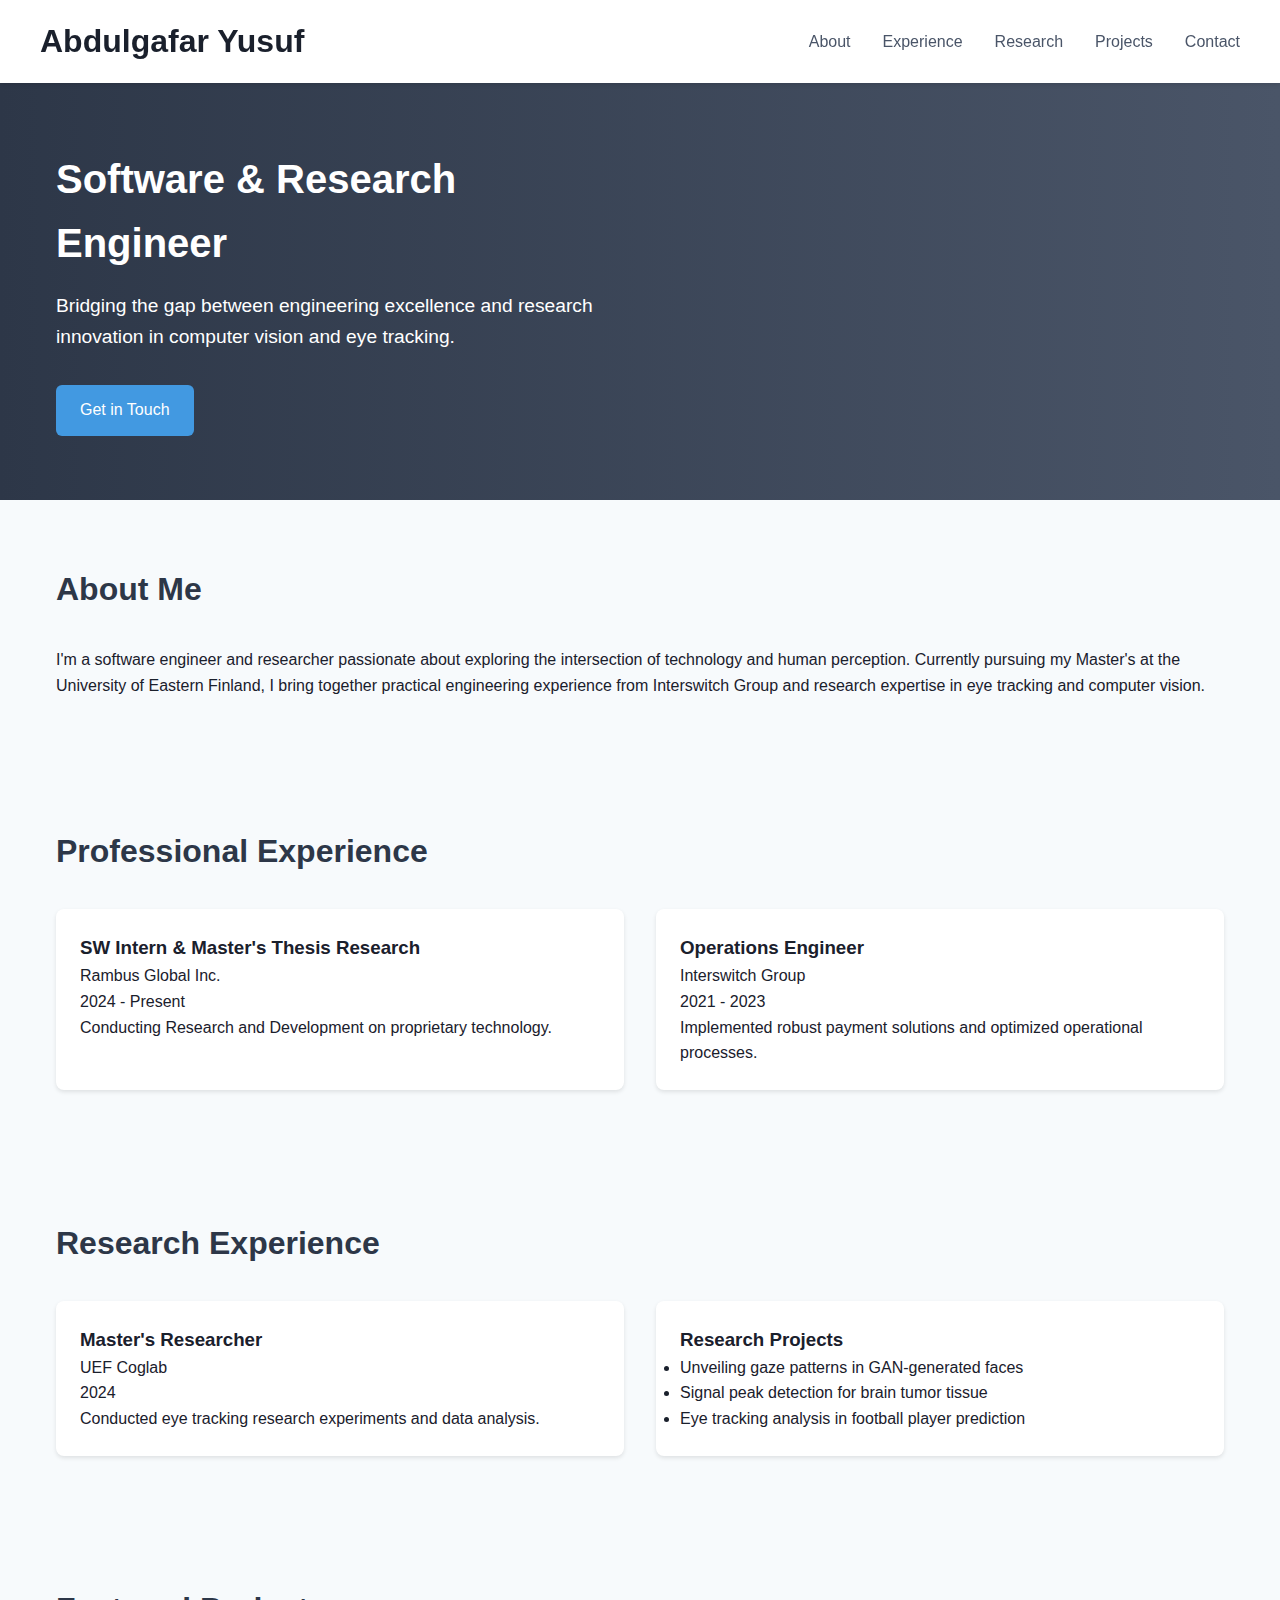
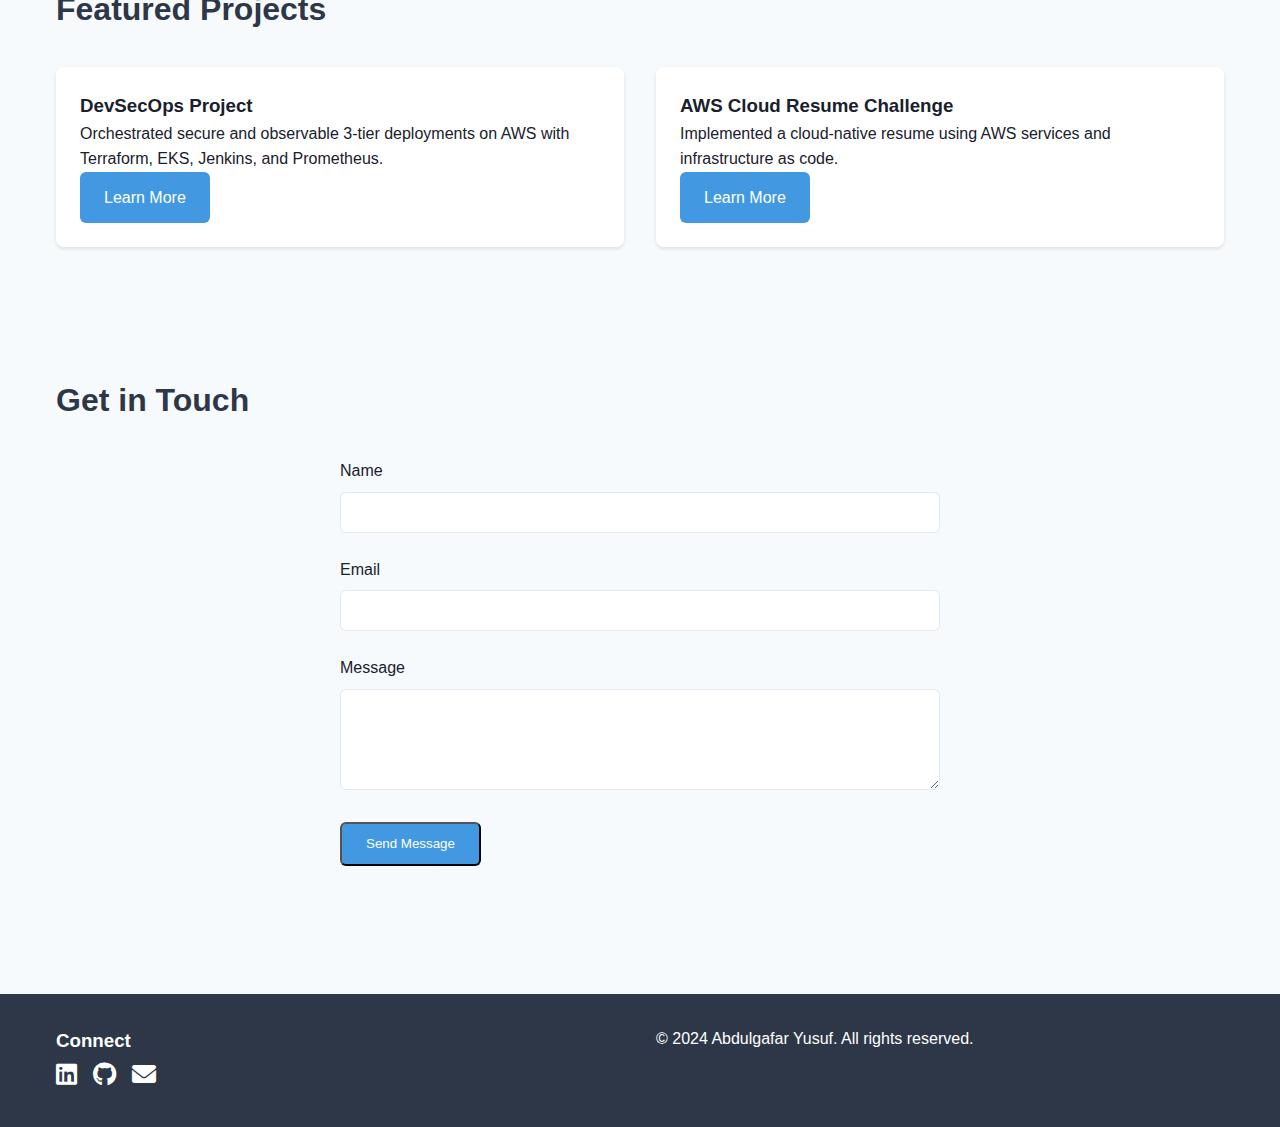
<file: index.html>
<!DOCTYPE html>
<html lang="en">
<head>
    <meta charset="UTF-8">
    <meta name="viewport" content="width=device-width, initial-scale=1.0">
    <title>Abdulgafar Yusuf | Software & Research Engineer</title>
    <link rel="stylesheet" href="styles.css">
    <link rel="stylesheet" href="https://cdnjs.cloudflare.com/ajax/libs/font-awesome/6.0.0/css/all.min.css">
</head>
<body>
    <header class="header">
        <div class="container header-content">
            <h1>Abdulgafar Yusuf</h1>
            <nav class="nav-links">
                <a href="#about">About</a>
                <a href="#experience">Experience</a>
                <a href="#research">Research</a>
                <a href="#projects">Projects</a>
                <a href="#contact">Contact</a>
            </nav>
        </div>
    </header>

    <section class="hero">
        <div class="container hero-content">
            <div class="hero-text">
                <h1>Software & Research Engineer</h1>
                <p>Bridging the gap between engineering excellence and research innovation in computer vision and eye tracking.</p>
                <a href="#contact" class="cta-button">Get in Touch</a>
            </div>
        </div>
    </section>

    <section id="about" class="section">
        <div class="container">
            <h2 class="section-title">About Me</h2>
            <p>I'm a software engineer and researcher passionate about exploring the intersection of technology and human perception. Currently pursuing my Master's at the University of Eastern Finland, I bring together practical engineering experience from Interswitch Group and research expertise in eye tracking and computer vision.</p>
        </div>
    </section>

    <section id="experience" class="section">
        <div class="container">
            <h2 class="section-title">Professional Experience</h2>
            <div class="experience-grid">
                <div class="experience-card">
                    <h3>SW Intern & Master's Thesis Research</h3>
                    <p>Rambus Global Inc.</p>
                    <p>2024 - Present</p>
                    <p>Conducting Research and Development on proprietary technology.</p>
                </div>
                <div class="experience-card">
                    <h3>Operations Engineer</h3>
                    <p>Interswitch Group</p>
                    <p>2021 - 2023</p>
                    <p>Implemented robust payment solutions and optimized operational processes.</p>
                </div>
            </div>
        </div>
    </section>

    <section id="research" class="section">
        <div class="container">
            <h2 class="section-title">Research Experience</h2>
            <div class="experience-grid">
                <div class="experience-card">
                    <h3>Master's Researcher</h3>
                    <p>UEF Coglab</p>
                    <p>2024</p>
                    <p>Conducted eye tracking research experiments and data analysis.</p>
                </div>
                <div class="experience-card">
                    <h3>Research Projects</h3>
                    <ul>
                        <li>Unveiling gaze patterns in GAN-generated faces</li>
                        <li>Signal peak detection for brain tumor tissue</li>
                        <li>Eye tracking analysis in football player prediction</li>
                    </ul>
                </div>
            </div>
        </div>
    </section>

    <section id="projects" class="section">
        <div class="container">
            <h2 class="section-title">Featured Projects</h2>
            <div class="project-grid">
                <div class="project-card">
                    <div class="project-content">
                        <h3>DevSecOps Project</h3>
                        <p>Orchestrated secure and observable 3-tier deployments on AWS with Terraform, EKS, Jenkins, and Prometheus.</p>
                        <a href="https://dev.to/abdulxs/devsecops-orchestrating-secure-and-observable-3-tier-deployments-on-aws-with-terraform-eks-jenkins-prometheus-etc-2b5e" class="cta-button">Learn More</a>
                    </div>
                </div>
                <div class="project-card">
                    <div class="project-content">
                        <h3>AWS Cloud Resume Challenge</h3>
                        <p>Implemented a cloud-native resume using AWS services and infrastructure as code.</p>
                        <a href="https://dev.to/abdulxs/aws-cloud-resume-challenge-head-in-the-clouds-3jlj" class="cta-button">Learn More</a>
                    </div>
                </div>
            </div>
        </div>
    </section>

    <section id="contact" class="section">
        <div class="container">
            <h2 class="section-title">Get in Touch</h2>
            <div class="contact-form">
                <form action="#" method="POST">
                    <div class="form-group">
                        <label for="name">Name</label>
                        <input type="text" id="name" name="name" required>
                    </div>
                    <div class="form-group">
                        <label for="email">Email</label>
                        <input type="email" id="email" name="email" required>
                    </div>
                    <div class="form-group">
                        <label for="message">Message</label>
                        <textarea id="message" name="message" rows="5" required></textarea>
                    </div>
                    <button type="submit" class="cta-button">Send Message</button>
                </form>
            </div>
        </div>
    </section>

    <footer class="footer">
        <div class="container footer-content">
            <div>
                <h3>Connect</h3>
                <div class="social-links">
                    <a href="https://linkedin.com/in/abdulgafar-yusuf-815a18157" target="_blank"><i class="fab fa-linkedin"></i></a>
                    <a href="https://github.com/abdulxs" target="_blank"><i class="fab fa-github"></i></a>
                    <a href="mailto:yusufabdulgafar123@gmail.com"><i class="fas fa-envelope"></i></a>
                </div>
            </div>
            <div>
                <p>&copy; 2024 Abdulgafar Yusuf. All rights reserved.</p>
            </div>
        </div>
    </footer>
</body>
</html>
</file>
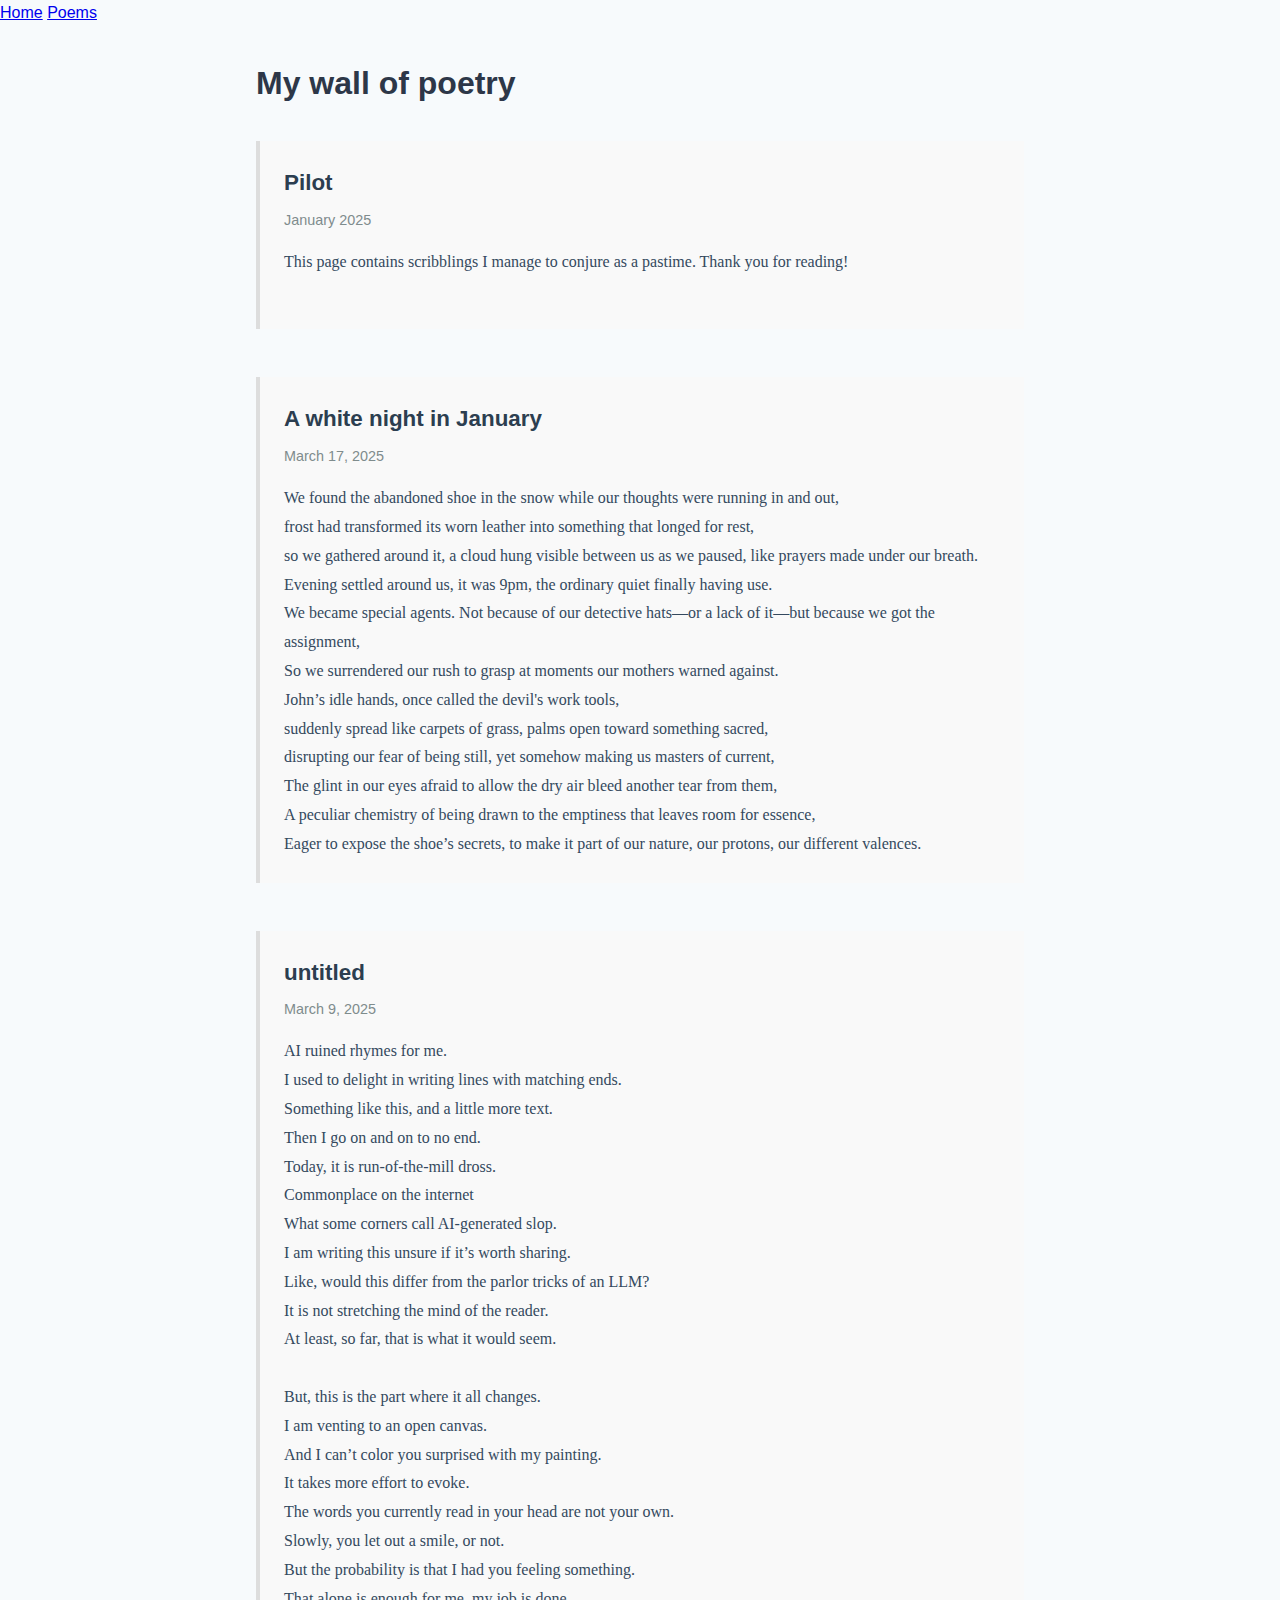
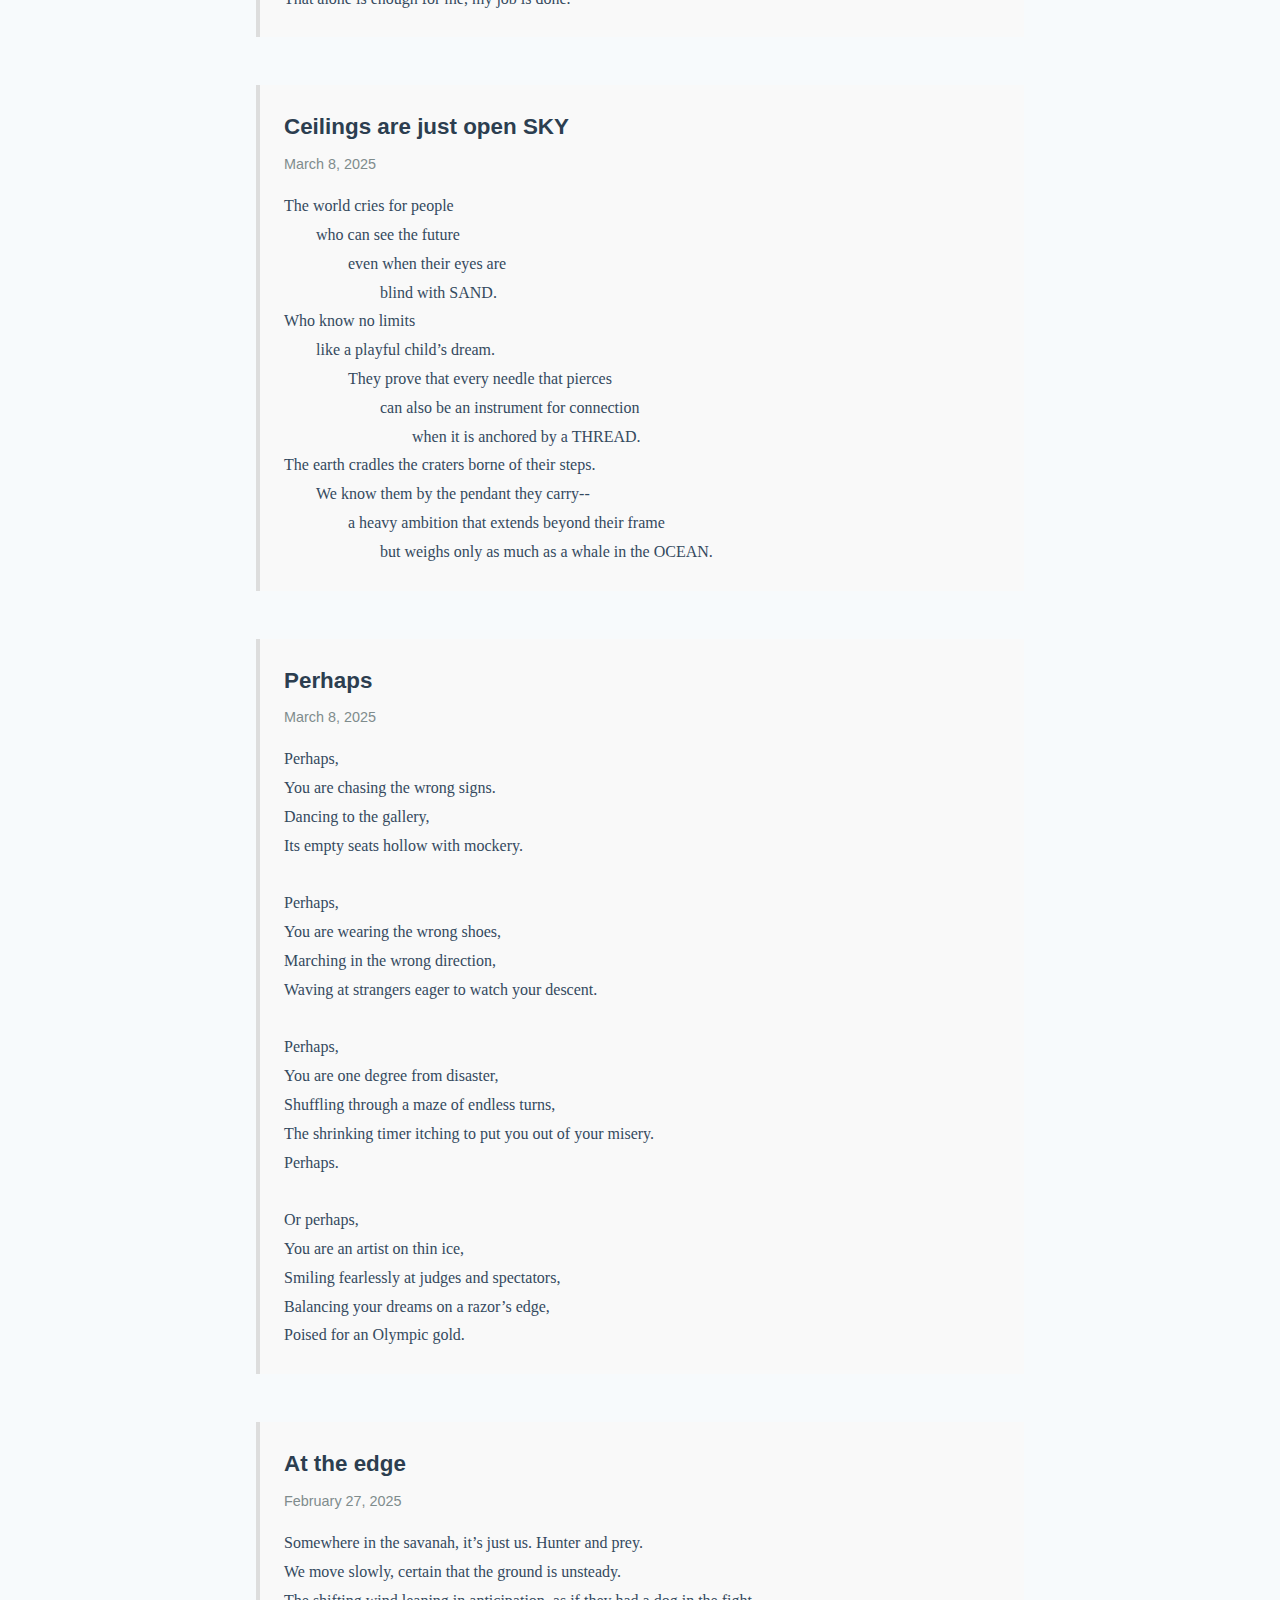
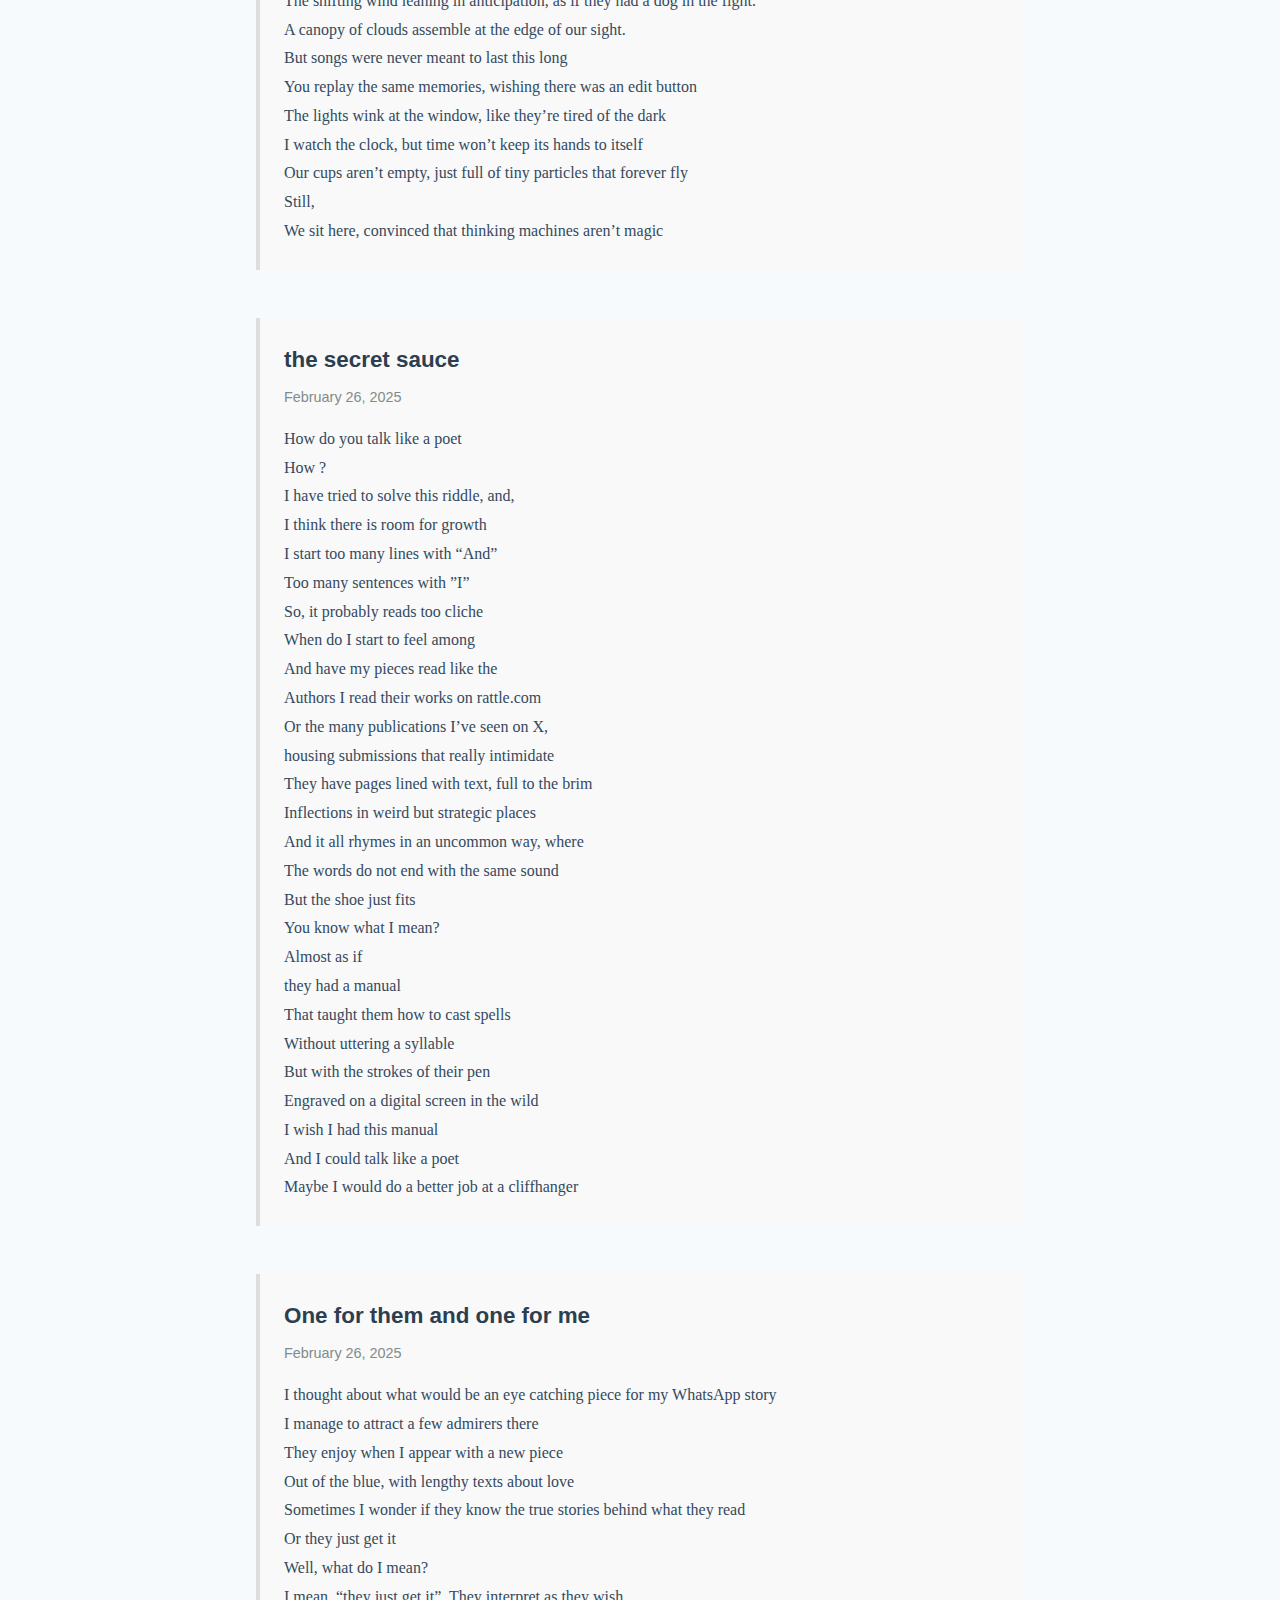
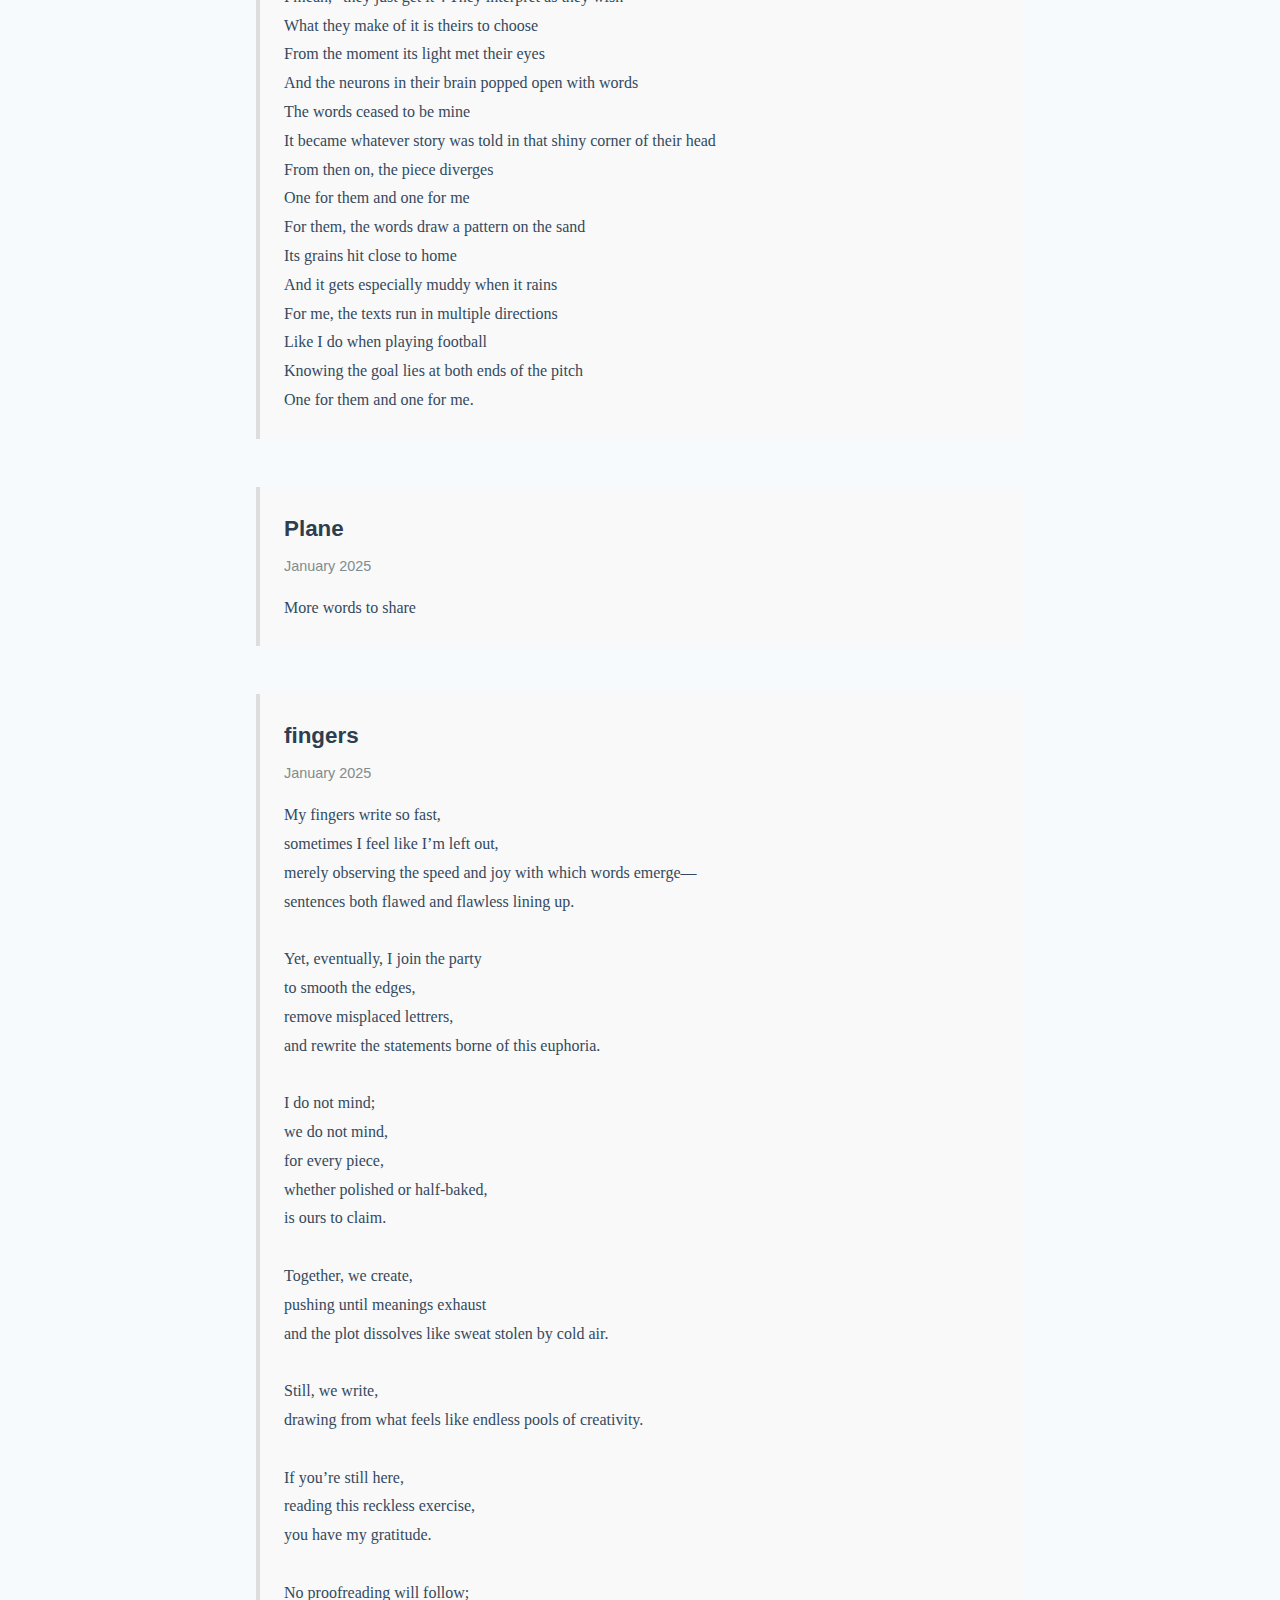
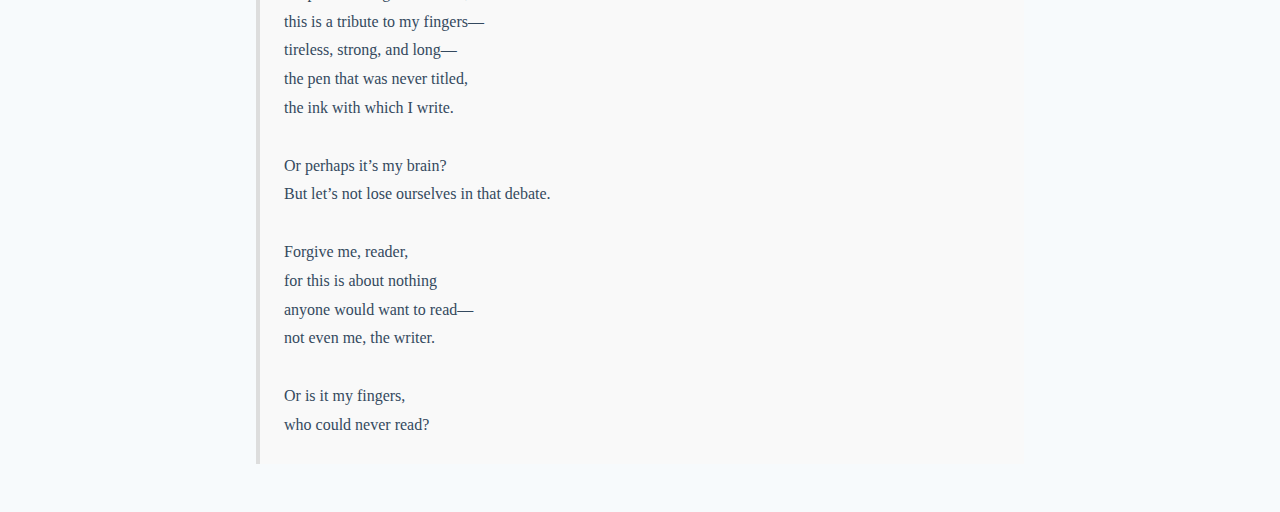
<file: poems.html>
<!DOCTYPE html>
<html lang="en">
<head>
    <meta charset="UTF-8">
    <meta name="viewport" content="width=device-width, initial-scale=1.0">
    <title>Abdul's Poetry</title>
    <link rel="stylesheet" href="styles/styles.css">
</head>
<body>
    <nav class="nav">
        <a href="index.html" class="nav-link">Home</a>
        <a href="poems.html" class="nav-link active">Poems</a>
    </nav>

    <section class="poems-container">
        <h1 class="section-title">My wall of poetry</h1>
        
        <article class="poem-card">
            <h3 class="poem-title">Pilot</h3>
            <div class="poem-date">January 2025</div>
            <pre class="poem-content">
This page contains scribblings I manage to conjure as a pastime. Thank you for reading!
            </pre>
        </article>

        <!-- Add more poem cards here -->
    </section>
    <script>
    // Fetch and display poems
    fetch('poems.json')
      .then(response => response.json())
      .then(data => {
        const container = document.querySelector('.poems-container');
        
        data.poems.forEach(poem => {
          const poemCard = `
            <article class="poem-card">
              <h3 class="poem-title">${poem.title}</h3>
              <div class="poem-date">${poem.date}</div>
              <pre class="poem-content">${poem.content}</pre>
            </article>
          `;
          container.insertAdjacentHTML('beforeend', poemCard);
        });
      })
      .catch(error => {
        console.error('Error loading poems:', error);
        document.querySelector('.poems-container').innerHTML = 
          '<p>Error loading poems. Please try again later.</p>';
      });
    </script>
</body>
</html>
</file>
<file: styles.css>
:root {
    --primary-color: #2D3748;
    --secondary-color: #4A5568;
    --accent-color: #4299E1;
    --background-color: #F7FAFC;
    --text-color: #1A202C;
    --spacing-unit: 1rem;
}

* {
    margin: 0;
    padding: 0;
    box-sizing: border-box;
}

body {
    font-family: 'Inter', -apple-system, BlinkMacSystemFont, 'Segoe UI', Roboto, sans-serif;
    line-height: 1.6;
    color: var(--text-color);
    background-color: var(--background-color);
}

.container {
    max-width: 1200px;
    margin: 0 auto;
    padding: 0 var(--spacing-unit);
}

/* Header Styles */
.header {
    background-color: white;
    box-shadow: 0 2px 4px rgba(0,0,0,0.1);
    position: sticky;
    top: 0;
    z-index: 1000;
}

.header-content {
    display: flex;
    justify-content: space-between;
    align-items: center;
    padding: 1rem 0;
}

.nav-links {
    display: flex;
    gap: 2rem;
}

.nav-links a {
    text-decoration: none;
    color: var(--secondary-color);
    font-weight: 500;
    transition: color 0.3s ease;
}

.nav-links a:hover {
    color: var(--accent-color);
}

/* Hero Section */
.hero {
    padding: 4rem 0;
    background: linear-gradient(to right, #2D3748, #4A5568);
    color: white;
}

.hero-content {
    display: grid;
    grid-template-columns: 1fr 1fr;
    gap: 2rem;
    align-items: center;
}

.hero-text h1 {
    font-size: 2.5rem;
    margin-bottom: 1rem;
}

.hero-text p {
    font-size: 1.2rem;
    margin-bottom: 2rem;
}

.cta-button {
    display: inline-block;
    padding: 0.8rem 1.5rem;
    background-color: var(--accent-color);
    color: white;
    text-decoration: none;
    border-radius: 0.375rem;
    transition: background-color 0.3s ease;
}

.cta-button:hover {
    background-color: #3182CE;
}

/* Section Styles */
.section {
    padding: 4rem 0;
}

.section-title {
    font-size: 2rem;
    margin-bottom: 2rem;
    color: var(--primary-color);
}

/* Experience Cards */
.experience-grid {
    display: grid;
    grid-template-columns: repeat(auto-fit, minmax(300px, 1fr));
    gap: 2rem;
}

.experience-card {
    background: white;
    padding: 1.5rem;
    border-radius: 0.5rem;
    box-shadow: 0 2px 4px rgba(0,0,0,0.1);
    transition: transform 0.3s ease;
}

.experience-card:hover {
    transform: translateY(-5px);
}

/* Project Gallery */
.project-grid {
    display: grid;
    grid-template-columns: repeat(auto-fit, minmax(300px, 1fr));
    gap: 2rem;
}

.project-card {
    background: white;
    border-radius: 0.5rem;
    overflow: hidden;
    box-shadow: 0 2px 4px rgba(0,0,0,0.1);
}

.project-image {
    width: 100%;
    height: 200px;
    object-fit: cover;
}

.project-content {
    padding: 1.5rem;
}

/* Skills Section */
.skills-grid {
    display: grid;
    grid-template-columns: repeat(auto-fit, minmax(150px, 1fr));
    gap: 1rem;
}

.skill-item {
    background: white;
    padding: 1rem;
    border-radius: 0.375rem;
    text-align: center;
    box-shadow: 0 2px 4px rgba(0,0,0,0.1);
}

/* Contact Form */
.contact-form {
    max-width: 600px;
    margin: 0 auto;
}

.form-group {
    margin-bottom: 1.5rem;
}

.form-group label {
    display: block;
    margin-bottom: 0.5rem;
    font-weight: 500;
}

.form-group input,
.form-group textarea {
    width: 100%;
    padding: 0.75rem;
    border: 1px solid #E2E8F0;
    border-radius: 0.375rem;
}

/* Footer */
.footer {
    background-color: var(--primary-color);
    color: white;
    padding: 2rem 0;
    margin-top: 4rem;
}

.footer-content {
    display: grid;
    grid-template-columns: repeat(auto-fit, minmax(200px, 1fr));
    gap: 2rem;
}

.social-links {
    display: flex;
    gap: 1rem;
}

.social-links a {
    color: white;
    font-size: 1.5rem;
    transition: color 0.3s ease;
}

.social-links a:hover {
    color: var(--accent-color);
}

/* Responsive Design */
@media (max-width: 768px) {
    .hero-content {
        grid-template-columns: 1fr;
        text-align: center;
    }

    .nav-links {
        display: none;
    }

    .mobile-menu-button {
        display: block;
    }
}
</file>
<file: styles/styles.css>
:root {
    --primary-color: #2D3748;
    --secondary-color: #4A5568;
    --accent-color: #4299E1;
    --background-color: #F7FAFC;
    --text-color: #1A202C;
    --spacing-unit: 1rem;
}

* {
    margin: 0;
    padding: 0;
    box-sizing: border-box;
}

body {
    font-family: 'Inter', -apple-system, BlinkMacSystemFont, 'Segoe UI', Roboto, sans-serif;
    line-height: 1.6;
    color: var(--text-color);
    background-color: var(--background-color);
}

.container {
    max-width: 1200px;
    margin: 0 auto;
    padding: 0 var(--spacing-unit);
}

/* Header Styles */
.header {
    background-color: white;
    box-shadow: 0 2px 4px rgba(0,0,0,0.1);
    position: sticky;
    top: 0;
    z-index: 1000;
}

.header-content {
    display: flex;
    justify-content: space-between;
    align-items: center;
    padding: 1rem 0;
}

.nav-links {
    display: flex;
    gap: 2rem;
}

.nav-links a {
    text-decoration: none;
    color: var(--secondary-color);
    font-weight: 500;
    transition: color 0.3s ease;
}

.nav-links a:hover {
    color: var(--accent-color);
}

/* Hero Section */
.hero {
    padding: 4rem 0;
    background: linear-gradient(to right, #2D3748, #4A5568);
    color: white;
}

.hero-content {
    display: grid;
    grid-template-columns: 1fr 1fr;
    gap: 2rem;
    align-items: center;
}

.hero-text h1 {
    font-size: 2.5rem;
    margin-bottom: 1rem;
}

.hero-text p {
    font-size: 1.2rem;
    margin-bottom: 2rem;
}

.cta-button {
    display: inline-block;
    padding: 0.8rem 1.5rem;
    background-color: var(--accent-color);
    color: white;
    text-decoration: none;
    border-radius: 0.375rem;
    transition: background-color 0.3s ease;
}

.cta-button:hover {
    background-color: #3182CE;
}

/* Section Styles */
.section {
    padding: 4rem 0;
}

.section-title {
    font-size: 2rem;
    margin-bottom: 2rem;
    color: var(--primary-color);
}

/* Experience Cards */
.experience-grid {
    display: grid;
    grid-template-columns: repeat(auto-fit, minmax(300px, 1fr));
    gap: 2rem;
}

.experience-card {
    background: white;
    padding: 1.5rem;
    border-radius: 0.5rem;
    box-shadow: 0 2px 4px rgba(0,0,0,0.1);
    transition: transform 0.3s ease;
}

.experience-card:hover {
    transform: translateY(-5px);
}

/* Project Gallery */
.project-grid {
    display: grid;
    grid-template-columns: repeat(auto-fit, minmax(300px, 1fr));
    gap: 2rem;
}

.project-card {
    background: white;
    border-radius: 0.5rem;
    overflow: hidden;
    box-shadow: 0 2px 4px rgba(0,0,0,0.1);
}

.project-image {
    width: 100%;
    height: 200px;
    object-fit: cover;
}

.project-content {
    padding: 1.5rem;
}

/* Skills Section */
.skills-grid {
    display: grid;
    grid-template-columns: repeat(auto-fit, minmax(150px, 1fr));
    gap: 1rem;
}

.skill-item {
    background: white;
    padding: 1rem;
    border-radius: 0.375rem;
    text-align: center;
    box-shadow: 0 2px 4px rgba(0,0,0,0.1);
}

/* Contact Form */
.contact-form {
    max-width: 600px;
    margin: 0 auto;
}

.form-group {
    margin-bottom: 1.5rem;
}

.form-group label {
    display: block;
    margin-bottom: 0.5rem;
    font-weight: 500;
}

.form-group input,
.form-group textarea {
    width: 100%;
    padding: 0.75rem;
    border: 1px solid #E2E8F0;
    border-radius: 0.375rem;
}

/* Footer */
.footer {
    background-color: var(--primary-color);
    color: white;
    padding: 2rem 0;
    margin-top: 4rem;
}

.footer-content {
    display: grid;
    grid-template-columns: repeat(auto-fit, minmax(200px, 1fr));
    gap: 2rem;
}

.social-links {
    display: flex;
    gap: 1rem;
}

.social-links a {
    color: white;
    font-size: 1.5rem;
    transition: color 0.3s ease;
}

.social-links a:hover {
    color: var(--accent-color);
}

/* Responsive Design */
@media (max-width: 768px) {
    .hero-content {
        grid-template-columns: 1fr;
        text-align: center;
    }

    .nav-links {
        display: none;
    }

    .mobile-menu-button {
        display: block;
    }
}

/* Project Cards Update */
.project-card {
    position: relative;
    transition: transform 0.2s ease;
    background: #fff;
    border: 1px solid #eee;
}

.project-card:hover {
    transform: translateY(-5px);
}

.tech-badge {
    display: inline-block;
    padding: 4px 12px;
    margin: 5px 2px;
    background: #f0f0f0;
    border-radius: 20px;
    font-size: 0.85rem;
}

/* Poems Page Styles */
.poems-container {
    max-width: 800px;
    margin: 2rem auto;
    padding: 0 1rem;
}

.poem-card {
    margin-bottom: 3rem;
    padding: 1.5rem;
    background: #f9f9f9;
    border-left: 4px solid #ddd;
    transition: border-color 0.3s ease;
}

.poem-card:hover {
    border-left-color: #2c3e50;
}

.poem-title {
    color: #2c3e50;
    margin-bottom: 0.5rem;
    font-size: 1.4rem;
}

.poem-date {
    color: #7f8c8d;
    font-size: 0.9rem;
    margin-bottom: 1rem;
}

.poem-content {
    white-space: pre-wrap;
    font-family: 'Georgia', serif;
    line-height: 1.8;
    color: #34495e;
    margin: 0;
}
</file>
